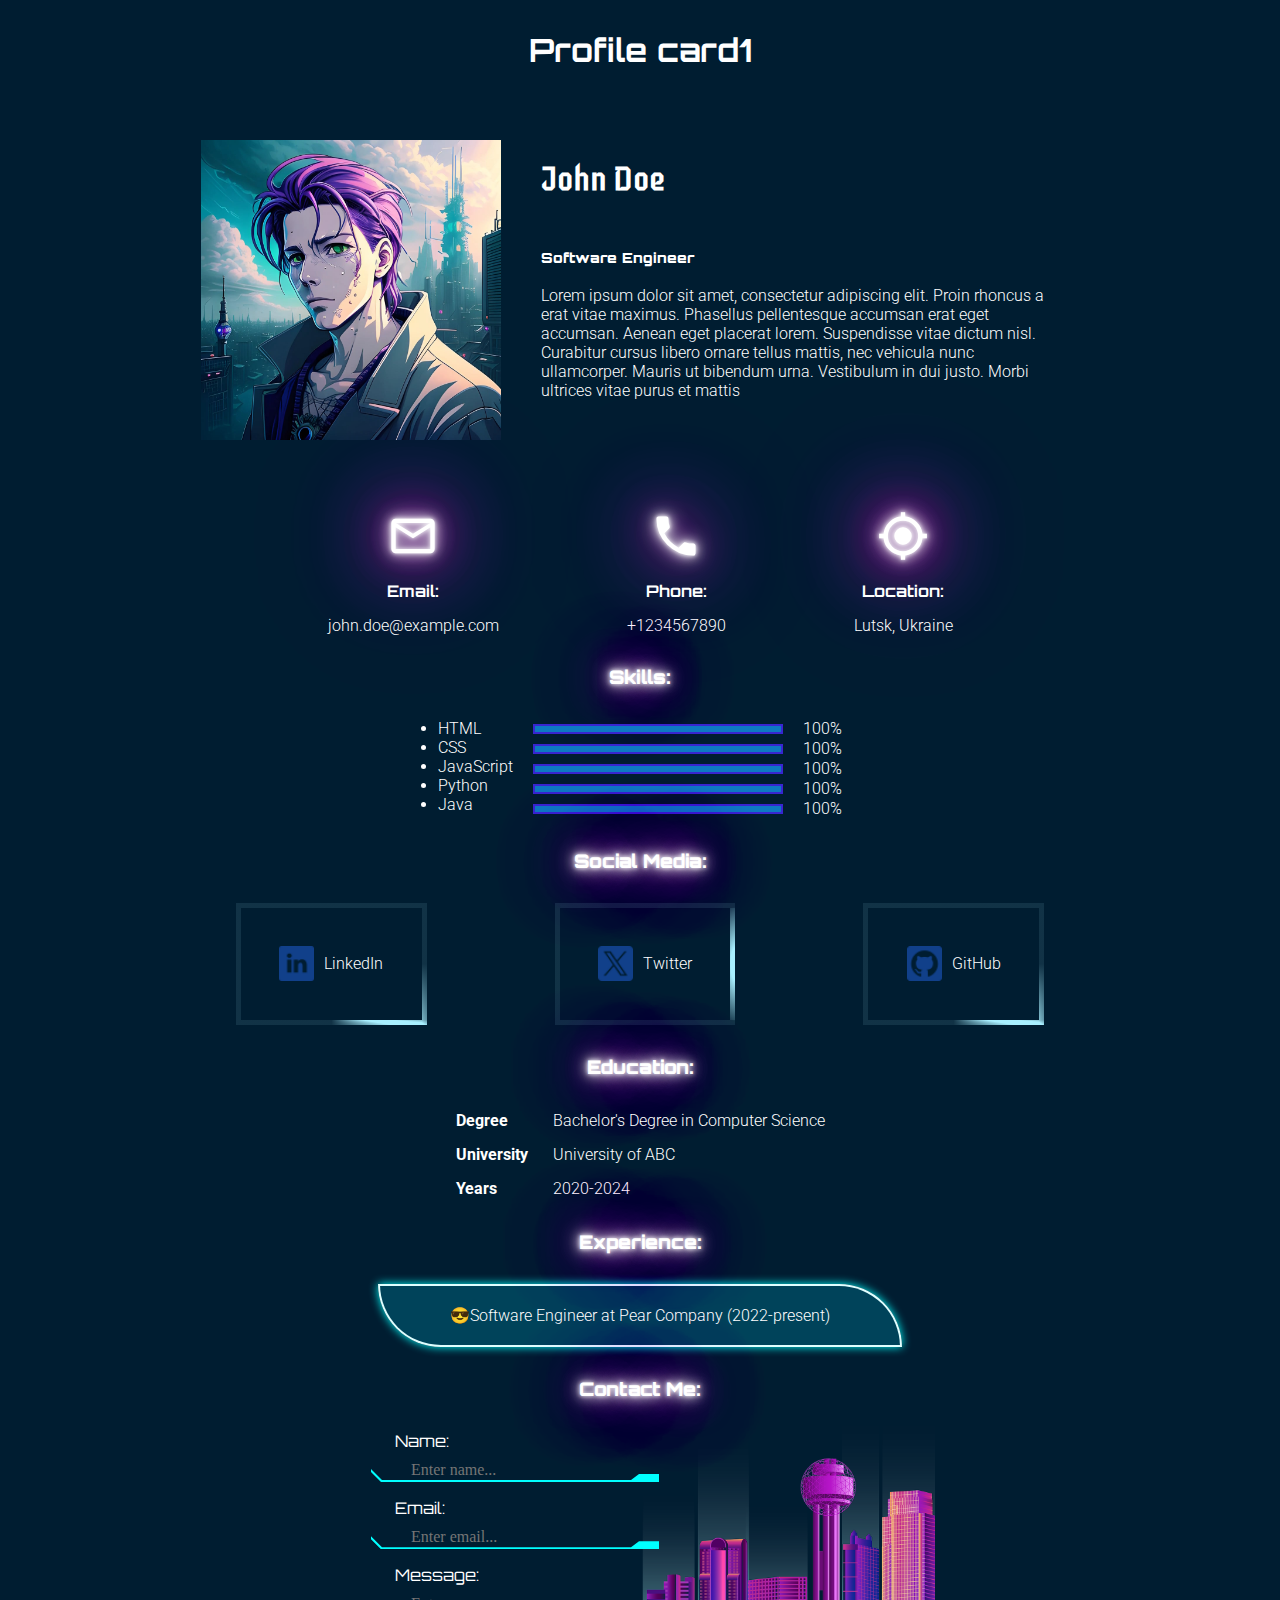
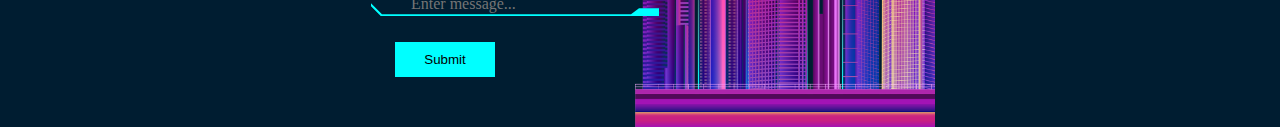
<file: index.html>
<!DOCTYPE html>
<html lang="en">
<head>
    <meta charset="UTF-8">
    <meta name="viewport" content="width=device-width, initial-scale=1.0">
    <link rel="stylesheet" href="assets/styles/style.css">
    <link rel="preconnect" href="https://fonts.googleapis.com">
    <link rel="preconnect" href="https://fonts.gstatic.com" crossorigin>
    <link href="https://fonts.googleapis.com/css2?family=Orbitron:wght@400..900&family=Oswald:wght@200&display=swap" rel="stylesheet">
    <link href="https://fonts.googleapis.com/css2?family=Iceberg&display=swap" rel="stylesheet">
    <link href="https://fonts.googleapis.com/css2?family=Roboto:ital,wght@0,100;0,300;0,400;0,500;0,700;0,900;1,100;1,300;1,400;1,500;1,700;1,900&display=swap" rel="stylesheet">
    <link href="https://fonts.googleapis.com/icon?family=Material+Icons" rel="stylesheet">
    <title>John Doe</title>
</head>
<body>
    <header>
        <h1>Profile card1</h1>        
    </header>
    <main>
        <div id="card">
                <div id="profile_photo">
                    <img src="assets/img/john-doe.jpg" alt="photo">
                </div>
            <div id="about">
                <h2>John Doe</h2>
                <h3>Software Engineer</h3>
                <p>
                    Lorem ipsum dolor sit amet, consectetur adipiscing elit. Proin rhoncus a erat vitae maximus. Phasellus pellentesque accumsan erat eget accumsan. Aenean eget placerat lorem. Suspendisse vitae dictum nisl. Curabitur cursus libero ornare tellus mattis, nec vehicula nunc ullamcorper. Mauris ut bibendum urna. Vestibulum in dui justo. Morbi ultrices vitae purus et mattis
                </p>
            </div>
        </div>
        <div id="contacts">
            <div id="mail">
                <span class="material-icons">
                    mail_outline
                </span>
                <h4>Email:</h4>
                <a href="mailto:john.doe@example.com">john.doe@example.com</a>
            </div>
            <div id="phone">
                <span class="material-icons">
                    call
                </span>
                <h4>Phone:</h4>
                <a href="tel:+1234567890">+1234567890</a>
            </div>
            <div id="location">
                <span class="material-icons">
                    my_location
                </span>
                <h4>Location:</h4>
                <a href="https://maps.app.goo.gl/2KX66jgE9SyUi3Aq9">Lutsk, Ukraine</a>
            </div>
        </div>
        <div id="skills">
            <h3>Skills:</h3>
            <div id="skills_wrap">
                <div>
                    <ul>
                        <li>HTML</li>
                        <li>CSS</li>
                        <li>JavaScript</li>
                        <li>Python</li>
                        <li>Java</li>
                    </ul>
                </div>
                <div id="xp">
                    <div id="xp-bar-c"><div id="xp-bar"></div><p>100%</p></div>
                    <div id="xp-bar-c"><div id="xp-bar"></div><p>100%</p></div>
                    <div id="xp-bar-c"><div id="xp-bar"></div><p>100%</p></div>
                    <div id="xp-bar-c"><div id="xp-bar"></div><p>100%</p></div>
                    <div id="xp-bar-c"><div id="xp-bar"></div><p>100%</p></div>
                </div>
            </div>
            
        </div>
        <div id="sm">
            <h3>Social Media:</h3>
            <ol>
                <li class="box">                
                <img src="assets/icons/linkedin.png" alt="linkedin">
                <a href="https://www.linkedin.com/in/johndoe">LinkedIn</a></li>
                <li class="box">
                    <img src="assets/icons/twitter.png" alt="twitter">
                    <a href="https://twitter.com/johndoe">Twitter</a></li>
                <li class="box">
                    <img src="assets/icons/github.png" alt="github">
                    <a href="https://github.com/johndoe">GitHub</a></li>
            </ol>
        </div>
        <div id="edu">
            <h3>Education:</h3>
            <table>
                <tr>
                    <th>Degree</th>
                    <th>University</th>
                    <th>Years</th>
                </tr>
                <tr>
                    <td>Bachelor's Degree in Computer Science</td>
                    <td>University of ABC</td>
                    <td>2020-2024</td>
                </tr>
            </table>
        </div>
        <div id="exp">
            <h3>Experience:</h3>
            <p class="welcome-msg gloweffect"><span>😎</span>Software Engineer at Pear Company (2022-present)</p>
        </div>
        <div id="contact_me">
            <h3>Contact Me:</h3>
            <div>
                <form action="contact" method="get">
                    <label for="input-text">Name:</label>                
                    <div class="cyber-input mb-2">
                        <input id="input-text" name="input-text" type="text" value="" placeholder="Enter name...">
                    </div>                
                    <label for="email">Email:</label>
                    <div class="cyber-input mb-2">
                        <input id="input-text" name="input-text" type="email" value="" placeholder="Enter email...">
                    </div>                
                    <label for="message">Message:</label>
                    <div class="cyber-input mb-2">
                        <input id="input-text" name="input-text" type="text" value="" placeholder="Enter message...">
                    </div>                
                    <button>
                        Submit
                    </button>
                </form>
                <img src="assets/img/city.png" alt="city">
            </div>
        </div>    
    </main>
</body>
</html>
</file>
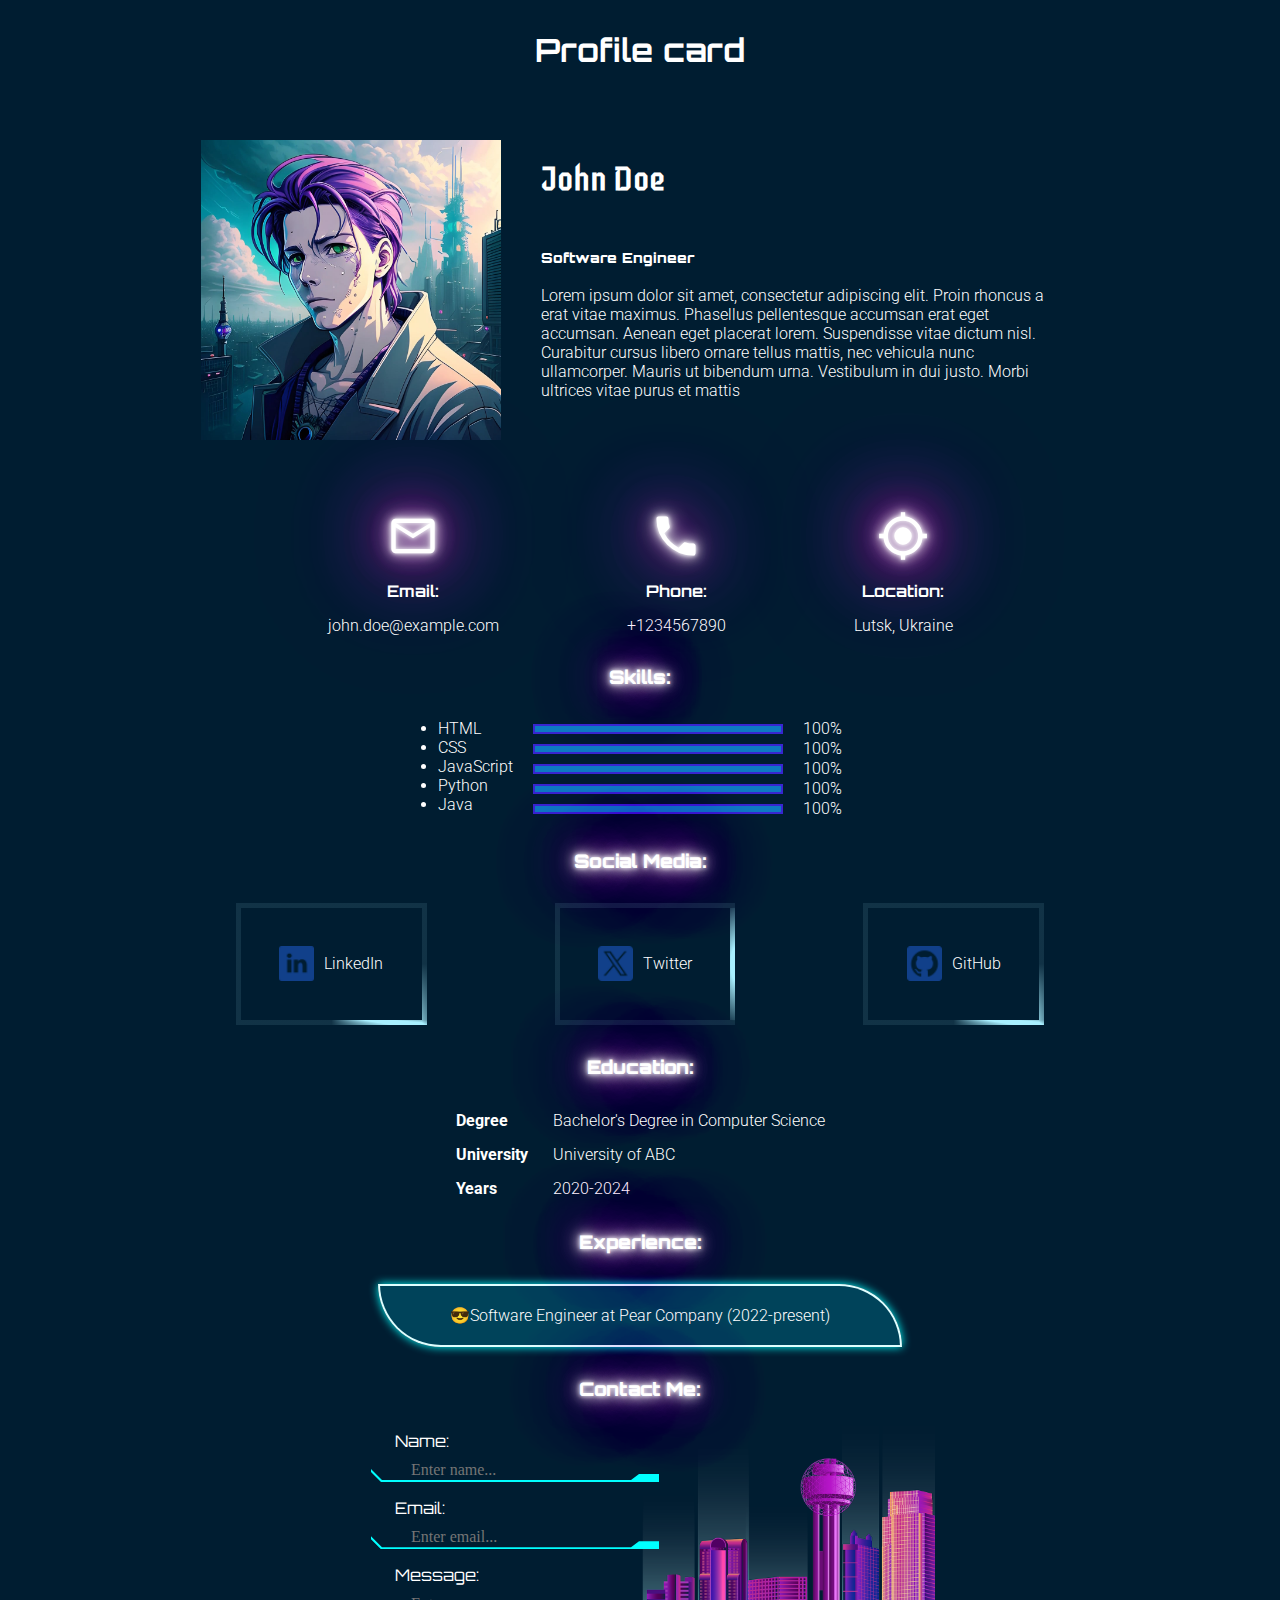
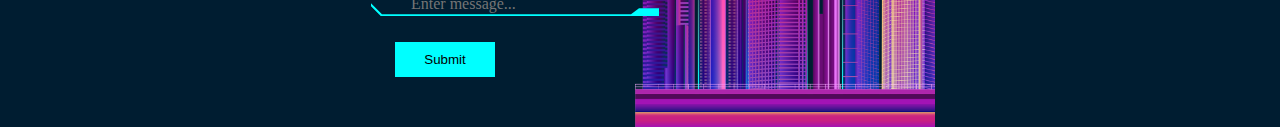
<file: main.html>
<!DOCTYPE html>
<html lang="en">
<head>
    <meta charset="UTF-8">
    <meta name="viewport" content="width=device-width, initial-scale=1.0">
    <link rel="stylesheet" href="assets/styles/style.css">
    <link rel="preconnect" href="https://fonts.googleapis.com">
    <link rel="preconnect" href="https://fonts.gstatic.com" crossorigin>
    <link href="https://fonts.googleapis.com/css2?family=Orbitron:wght@400..900&family=Oswald:wght@200&display=swap" rel="stylesheet">
    <link href="https://fonts.googleapis.com/css2?family=Iceberg&display=swap" rel="stylesheet">
    <link href="https://fonts.googleapis.com/css2?family=Roboto:ital,wght@0,100;0,300;0,400;0,500;0,700;0,900;1,100;1,300;1,400;1,500;1,700;1,900&display=swap" rel="stylesheet">
    <link href="https://fonts.googleapis.com/icon?family=Material+Icons" rel="stylesheet">
    <title>John Doe</title>
</head>
<body>
    <header>
        <h1>Profile card</h1>        
    </header>
    <main>
        <div id="card">
                <div id="profile_photo">
                    <img src="assets/img/john-doe.jpg" alt="photo">
                </div>
            <div id="about">
                <h2>John Doe</h2>
                <h3>Software Engineer</h3>
                <p>
                    Lorem ipsum dolor sit amet, consectetur adipiscing elit. Proin rhoncus a erat vitae maximus. Phasellus pellentesque accumsan erat eget accumsan. Aenean eget placerat lorem. Suspendisse vitae dictum nisl. Curabitur cursus libero ornare tellus mattis, nec vehicula nunc ullamcorper. Mauris ut bibendum urna. Vestibulum in dui justo. Morbi ultrices vitae purus et mattis
                </p>
            </div>
        </div>
        <div id="contacts">
            <div id="mail">
                <span class="material-icons">
                    mail_outline
                </span>
                <h4>Email:</h4>
                <a href="mailto:john.doe@example.com">john.doe@example.com</a>
            </div>
            <div id="phone">
                <span class="material-icons">
                    call
                </span>
                <h4>Phone:</h4>
                <a href="tel:+1234567890">+1234567890</a>
            </div>
            <div id="location">
                <span class="material-icons">
                    my_location
                </span>
                <h4>Location:</h4>
                <a href="https://maps.app.goo.gl/2KX66jgE9SyUi3Aq9">Lutsk, Ukraine</a>
            </div>
        </div>
        <div id="skills">
            <h3>Skills:</h3>
            <div id="skills_wrap">
                <div>
                    <ul>
                        <li>HTML</li>
                        <li>CSS</li>
                        <li>JavaScript</li>
                        <li>Python</li>
                        <li>Java</li>
                    </ul>
                </div>
                <div id="xp">
                    <div id="xp-bar-c"><div id="xp-bar"></div><p>100%</p></div>
                    <div id="xp-bar-c"><div id="xp-bar"></div><p>100%</p></div>
                    <div id="xp-bar-c"><div id="xp-bar"></div><p>100%</p></div>
                    <div id="xp-bar-c"><div id="xp-bar"></div><p>100%</p></div>
                    <div id="xp-bar-c"><div id="xp-bar"></div><p>100%</p></div>
                </div>
            </div>
            
        </div>
        <div id="sm">
            <h3>Social Media:</h3>
            <ol>
                <li class="box">                
                <img src="assets/icons/linkedin.png" alt="linkedin">
                <a href="https://www.linkedin.com/in/johndoe">LinkedIn</a></li>
                <li class="box">
                    <img src="assets/icons/twitter.png" alt="twitter">
                    <a href="https://twitter.com/johndoe">Twitter</a></li>
                <li class="box">
                    <img src="assets/icons/github.png" alt="github">
                    <a href="https://github.com/johndoe">GitHub</a></li>
            </ol>
        </div>
        <div id="edu">
            <h3>Education:</h3>
            <table>
                <tr>
                    <th>Degree</th>
                    <th>University</th>
                    <th>Years</th>
                </tr>
                <tr>
                    <td>Bachelor's Degree in Computer Science</td>
                    <td>University of ABC</td>
                    <td>2020-2024</td>
                </tr>
            </table>
        </div>
        <div id="exp">
            <h3>Experience:</h3>
            <p class="welcome-msg gloweffect"><span>😎</span>Software Engineer at Pear Company (2022-present)</p>
        </div>
        <div id="contact_me">
            <h3>Contact Me:</h3>
            <div>
                <form action="contact" method="get">
                    <label for="input-text">Name:</label>                
                    <div class="cyber-input mb-2">
                        <input id="input-text" name="input-text" type="text" value="" placeholder="Enter name...">
                    </div>                
                    <label for="email">Email:</label>
                    <div class="cyber-input mb-2">
                        <input id="input-text" name="input-text" type="email" value="" placeholder="Enter email...">
                    </div>                
                    <label for="message">Message:</label>
                    <div class="cyber-input mb-2">
                        <input id="input-text" name="input-text" type="text" value="" placeholder="Enter message...">
                    </div>                
                    <button>
                        Submit
                    </button>
                </form>
                <img src="assets/img/city.png" alt="city">
            </div>
        </div>    
    </main>
</body>
</html>
</file>
<file: assets/styles/style.css>
* {
    margin: 0;
    padding: 0;
    box-sizing: border-box;
    border: 0;
    text-decoration: none;
}
body{
    background-color: #001d31;
}
@property --angle {
    syntax: '<angle>';
    initial-value: 90deg;
    inherits: true;
  }
  
  @property --gradX {
    syntax: '<percentage>';
    initial-value: 50%;
    inherits: true;
  }
  
  @property --gradY {
    syntax: '<percentage>';
    initial-value: 0%;
    inherits: true;
  }

  :root {
	--d: 2500ms;
	--angle: 90deg;
	--gradX: 100%;
	--gradY: 50%;
	--c1: rgba(168, 239, 255, 1);
	--c2: rgba(168, 239, 255, 0.1);
}

.box {
	border: 0.35rem solid;
	padding: 3vw;
	border-image: conic-gradient(from var(--angle), var(--c2), var(--c1) 0.1turn, var(--c1) 0.15turn, var(--c2) 0.25turn) 30;
	animation: borderRotate var(--d) linear infinite forwards;
}

.box:nth-child(2) {
	border-image: radial-gradient(ellipse at var(--gradX) var(--gradY), var(--c1), var(--c1) 10%, var(--c2) 40%) 30;
	animation: borderRadial var(--d) linear infinite forwards;
}

@keyframes borderRotate {
	100% {
		--angle: 420deg;
	}
}

@keyframes borderRadial {
	20% {
		--gradX: 100%;
		--gradY: 50%;
	}
	40% {
		--gradX: 100%;
		--gradY: 100%;
	}
	60% {
		--gradX: 50%;
		--gradY: 100%;
	}
	80% {
		--gradX: 0%;
		--gradY: 50%;
	}
	100% {
		--gradX: 50%;
		--gradY: 0%;
	}
}
/* Flickering animation */
@keyframes flicker {
    
    0%, 18%, 22%, 25%, 53%, 57%, 100% {
  
        text-shadow:
        0 0 4px #fff,
        0 0 11px #fff,
        0 0 19px #fff,
        0 0 40px #0fa,
        0 0 80px #0fa,
        0 0 90px #0fa,
        0 0 100px #0fa,
        0 0 150px #0fa;
    
    }
    
    20%, 24%, 55% {        
        text-shadow: none;
    }    
  }
  

h1 {
    font-family: "Orbitron", sans-serif;
    animation: flicker 1.5s infinite alternate;
    color: #fff;
    width: 100%;
    text-align: center;
}
h3 {
    font-family: "Orbitron", sans-serif;
    font-weight: 900;
    margin: 30px 0;
    color: #fff;
    text-shadow:
    0 0 4px #fff,
    0 0 11px #fff,
    0 0 19px #fff,
    0 0 40px rgb(240, 17, 229),
    0 0 80px rgb(240, 17, 229),
    0 0 90px rgb(240, 17, 229),
    0 0 100px rgb(240, 17, 229),
    0 0 150px rgb(240, 17, 229);
}


p, a, ul, li, th, td, label{
    color: white;
    font-family: "Roboto", sans-serif;
    font-weight: 300;
}

h3 {
    text-align: center;
}

/*Header*/
header {
    width: 100%;
    padding: 30px;
}

/*Profile*/
#card{
    display: flex;
    justify-content: center;
}

#profile_photo {
    width: 100%;
    margin: 40px;
    margin-left: 135px;
}

img {
    width: 300px;
    height: auto;
    float: right;
}

#about{
    display: flex;
    flex-direction: column;
    justify-content: center;
}

#about h2{
    font-family: "Iceberg", sans-serif;
    color: white;
    font-size: 32px;
}

#about h3{
    font-size: 14px;
}

@media only screen and (max-width: 950px) {
    #card{
        flex-direction: column;
    }
    #about h2,#about h3,#about p {
        margin: auto;
    }
    #profile_photo{
        width: auto;
        display: flex;
        justify-content: center;
        margin-left: 40px;
    }
}

#about h2,#about h3,#about p {
    margin-bottom: 20px;
    max-width: 70%;
    text-align: left;
    text-shadow: none;
    float: left;
}

/*Contacts*/

#contacts {
    display: flex;
    justify-content: center;
    gap: 10%;
    margin-top: 30px;
}

@media only screen and (max-width: 550px) {
    #contacts{
        flex-direction: column;
    }
    #mail, #phone, #location{
        margin-top: 20px;
    }
}
 h4{
    font-family: "Orbitron", sans-serif;
    color: white;
    margin:15px 0;
 }

#mail, #phone, #location{
    text-align: center;
}

.material-icons, .material-icons-outlined{
    color: white;
    font-size: 52px !important;
    text-shadow:
    0 0 4px #fff,
    0 0 11px #fff,
    0 0 19px #fff,
    0 0 40px rgb(240, 17, 229),
    0 0 80px rgb(240, 17, 229),
    0 0 90px rgb(240, 17, 229),
    0 0 100px rgb(240, 17, 229),
    0 0 150px rgb(240, 17, 229);
}

/*Skills*/
#skills_wrap{
    display: flex;
    justify-content: center;
}
#skills ul, #sm ol{
    display: flex;
    gap: 10%;
    justify-content: center;
}
#sm ol li{
    display: flex;
    align-items: center;
    gap: 10px;
}
#sm ol li img{
    width: 35px;
    height: auto;
}
#skills ul{
    flex-direction: column;
}
#xp{
    display: flex;
    flex-direction: column;
}
#xp-bar-c{
    display: flex;
}
#xp-bar{
    height:10px;
    width:250px;
    background:rgb(13, 122, 194);
    border: 2px solid rgb(55, 38, 209);
    margin:5px 20px;
    display:inline-block;
    vertical-align:middle;
  }

@media only screen and (max-width: 500px) {
    #xp-bar{
        width: 100px;
    }
}

@media only screen and (max-width: 600px) {
    #sm ol{
        flex-direction: column;
        gap: 15px;
        align-items: center;
    }
}
/* Edu */

table {
    margin: auto;
    text-align: left;
}
tr{
    display: inline-grid;
    grid-gap: 15px;
}
th{
    margin-right: 25px;
    font-weight: 700;
}

/* Exp */

#exp p{
    padding: 20px 70px;
    width: fit-content;
    margin: auto;
}

.gloweffect {
	border: 2px solid lightcyan;
	box-shadow: 0 0 10px cyan;
	margin: 5em auto;
	width: 80%;
	padding: 3em;
	background-color: rgba(0, 220, 255, 0.2);
	border-radius: 0 100px 0 100px;
	animation: glowEffect 3s infinite;
}
.welcome-msg h1,  .welcome-msg h2,.welcome-msg h3, .goodbye-msg h1, .goodbye-msg h2, .goodbye-msg h3 {
	text-shadow: 0 0 3px cyan;
	color: lightcyan;
	text-align: center;
	font-family: 'Orbitron', sans-serif;
}

/*Contact me*/

form {
    display: flex;
    flex-direction: column;
    margin-left: 50px;
}
#contact_me div{
    display: flex;
    justify-content: center;
}
#contact_me div img{
    width: 300px;
    height: auto;
margin-top: -100px;
}

.mb-2 {
    margin-bottom: 16px !important;
}
label{
    font-family: "Orbitron", sans-serif;
    margin-bottom: 10px;
}
.cyber-input::before {
    content: 'X';
    color: transparent;
    position: absolute;
    display: block;
    width: 240px;
    padding: 0 2rem 0.2rem 1rem;
    clip-path: polygon(0 calc(100% - 10px), 10px 100%, 100% 100%, 100% calc(100% - 8px), calc(100% - 20px) calc(100% - 8px), calc(100% - 20px - 8px) calc(100% - 2px), 11px calc(100% - 2px), 0 calc(100% - 13px));
    background-color: cyan;
}

.cyber-input input{
    width: 240px;
    color: inherit;
    font-family: inherit;
    font-size: inherit;
    background-color: transparent;
    padding: 0 2rem 0.2rem 1rem;
    border: none;
    text-decoration: none;
    outline: none;
}

button{
    background-color: cyan;
    padding: 10px;
    margin: 10px 0 50px 0;
    max-width: 100px;
}
@media only screen and (max-width: 600px) {
    #contact_me div{
        justify-content: center;
    }
    form{
        margin: 0;
    }
    #contact_me div img{
       display: none;
    }
}
</file>
